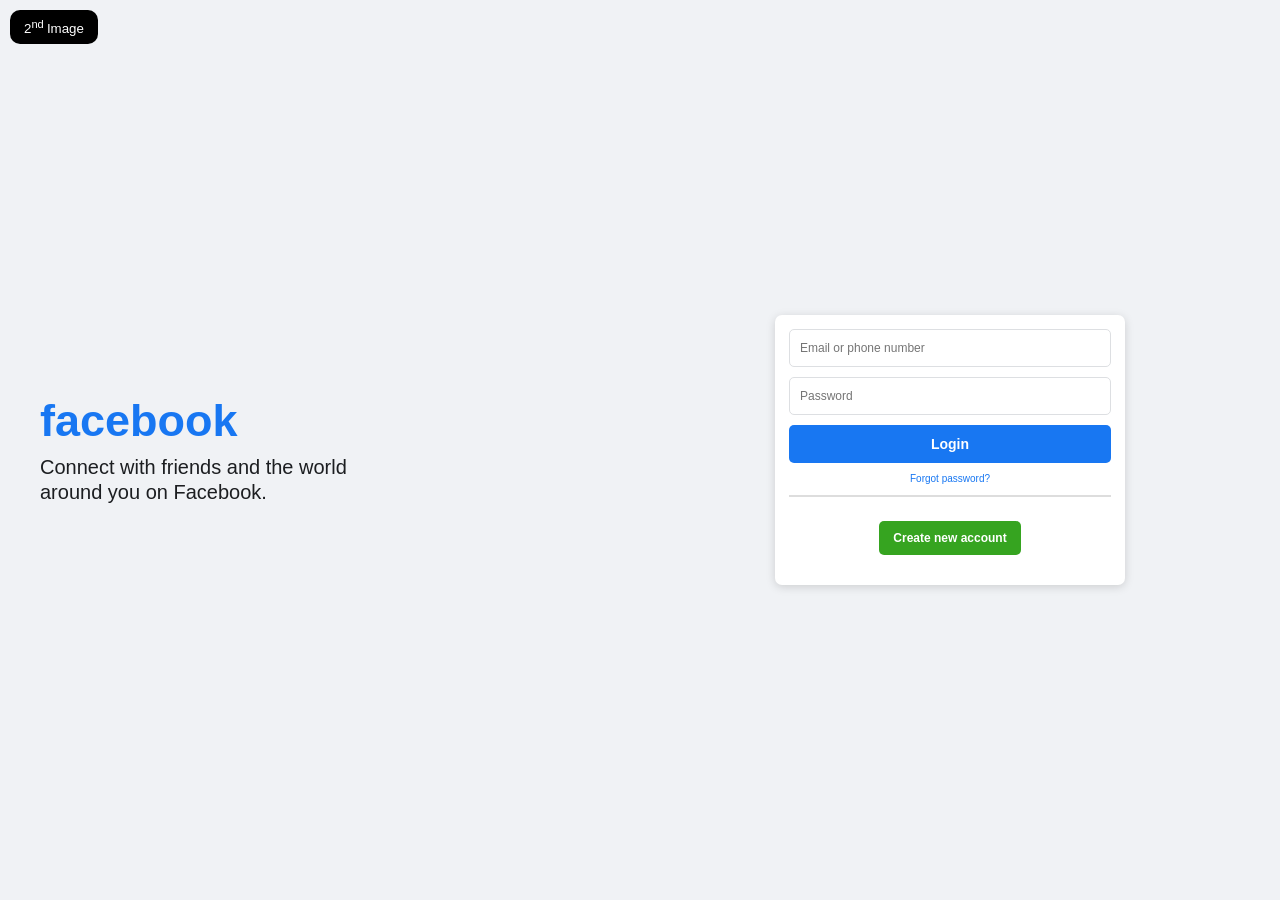
<file: index.html>
<!DOCTYPE html>
<html lang="en">
<head>
    <meta charset="UTF-8">
    <meta name="viewport" content="width=device-width, initial-scale=1.0">
    <title>Document</title>
    <link rel="stylesheet" href="code.css">
</head>
<body>
    <!-- Container -->
    <div class="container">
        <!-- Left Side -->
        <div class="left">
            <!-- Next Page Button -->
                    <button><a href="about.html">2<sup>nd </sup> Image</a></button>
            <h1>facebook</h1>
            <p>Connect with friends and the world<br>
            around you on Facebook.</p>
        </div>
        <!-- Right Side -->
        <div class="right">
            <form>
            <div class="loginbox">
            <input type="text" placeholder="Email or phone number">
            <input type="password" placeholder="Password">
            <button class="login">Login</button>
            <a href="#">Forgot password?</a>
            <hr>
            <button class="create">Create new account</button>
            </form>
        </div>
        </div>
    </div>
</body>
</html>
</file>
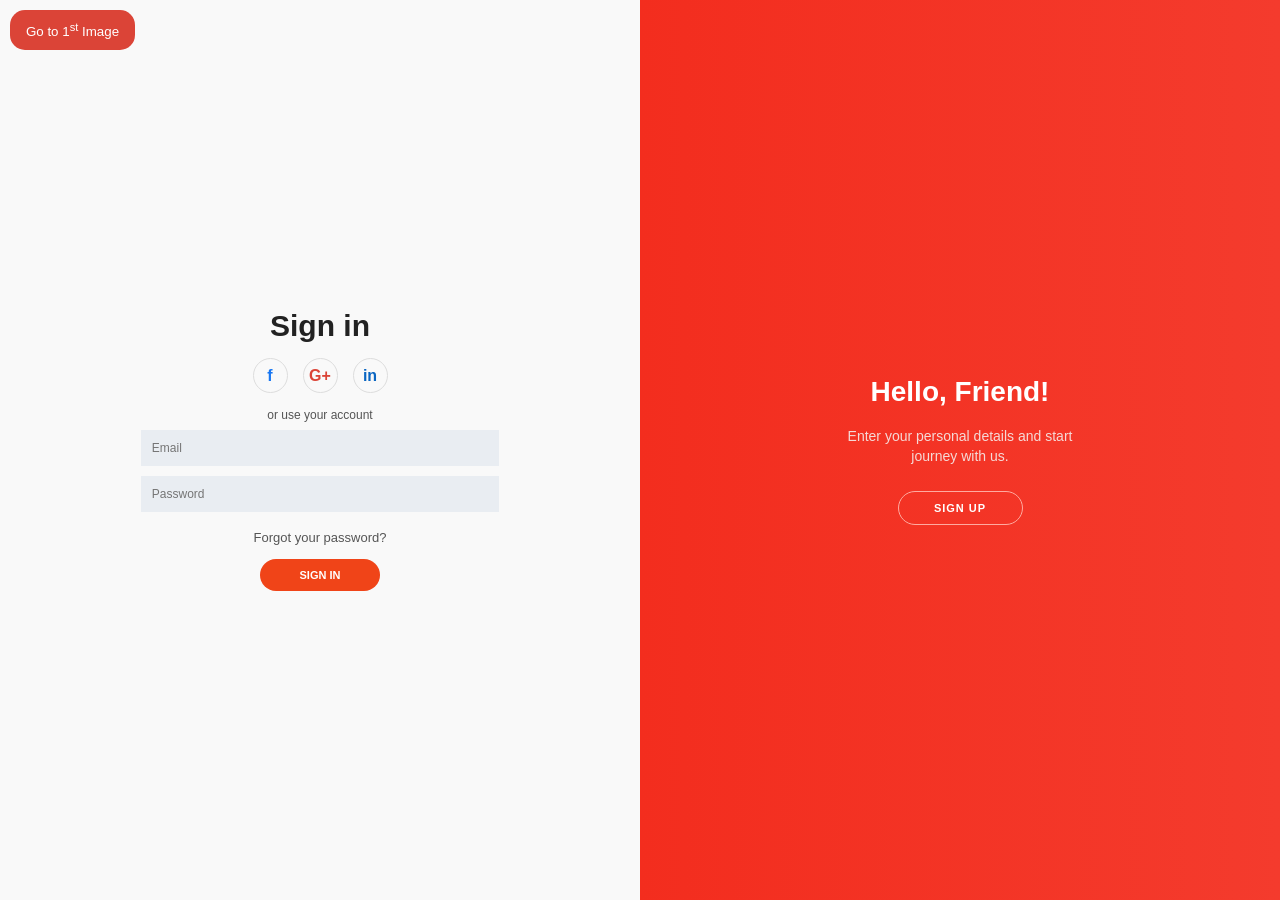
<file: about.html>
<!DOCTYPE html>
<html lang="en">
<head>
    <meta charset="UTF-8">
    <meta name="viewport" content="width=device-width, initial-scale=1.0">
    <title>Login Page</title>
    <link rel="stylesheet" href="style.css">
</head>
<body>
    <!-- Main Container -->
    <div class="container">
        <div class="signin">
             <button id="backbutton"><a href="index.html">Go to 1<sup>st</sup> Image</a></button>
    <!-- Sign In -->
            <h1>Sign in</h1>
            <div class="social">
                <a href="#">f</a>
                <a href="#">G+</a>
                <a href="#">in</a>
            </div>
            <p class="account">or use your account </p>
            <form>
                <input type="email" placeholder="Email">
                <input type="password" placeholder="Password">
                <a href="#" class="Forgot">Forgot your password?</a>
                <button type="submit">SIGN IN</button>
            </form>
        </div>
    <!-- Sign Up -->
        <div class="signup">
            <h1>Hello, Friend!</h1>
            <p>Enter your personal details and start<br>
            journey with us.</p>
            <a href="#" class="signup-button">SIGN UP</a>
        </div>
    </div>
</body>
</html>
</file>
<file: code.css>
/* Universal */
*{
    margin: 0px;
    padding: 0px;
    box-sizing: border-box;
}
/* Body */
body{
    background-color: #f0f2f5;
    font-family: Arial, Helvetica, sans-serif;
}
/* Container */
.container{
    display: flex;
    align-items: center;
    justify-content: space-around;
    height: 100vh;
    padding: 0px 20px;
}
/* Left */
.left{
    width: 50%;
    padding-left: 20px;
}
/* Left h1 */
.left >h1{
    color: #1877f2;
    font-size: 45px;
    margin-bottom: 8px;
}
/* Left P */
.left >p{
    color: #1c1e21;
    font-size: 20px;
    line-height: 25px;
}
/* Right Side */
.right{
    width: 50%;
    display: flex;
    justify-content: center;
}
/* Login Box */
.loginbox{
    width: 350px;
    height: 270px;
    background-color: white;
    padding: 14px 14px;
    border-radius: 7px;
    box-shadow: 0 2px 10px rgba(0, 0, 0, 0.15);
}
/* Login Input */
.loginbox >input{
    width: 100%;
    height: 38px;
    padding: 10px;
    font-size: 12px;
    border-radius: 5px;
    margin-bottom: 10px;
    border: 1px solid  #dddfe2;
}
/* Login */
.login{
    width: 100%;
    height: 38px;
    background-color: #1877f2;
    color: white;
    border-radius: 5px;
    font-size: 14px;
    font-weight: bold;
    border: none;
    cursor: pointer;
    margin-bottom: 10px;
}
/* Loginbox A  */
.loginbox >a{
    display: flex;
    justify-content: center;
    font-size: 10px;
    margin-bottom: 11px;
    text-decoration: none;
    color: #1877f2;
}
/* Lognbox HR */
.loginbox >hr{
    margin-bottom: 24px;
    border: none;
    border: 1px solid #ddd;
}
/* Create button */
.create{
    display: flex;
    margin: auto;
    height: 34px;
    padding: 10px 14px ;
    background-color:  #36a420;
    border: none;
    border-radius: 5px;
    color: white;
    cursor: pointer;
    margin-top: 10px;
    font-size: 12px;
    font-weight: bold;

}
/* Next Page Button */
.left >button{
    position: absolute;
    top: 10px;
    left: 10px;
    background-color: black;
    padding: 8px 14px;
    border: none;
    border-radius: 10px;
    cursor: pointer;
}
/* Next Page Button A */
.left button a{
    color: white;
    text-decoration: none;
}
</file>
<file: style.css>
/* Universal */
*{
    margin: 0px;
    padding: 0px;
    box-sizing: border-box;
}
/* Body */
body{
    font-family: Arial, Helvetica, sans-serif;
    overflow: hidden;
}
/* Main container */
.container{
    width: 100%;
    height: 100vh;
    display: flex;
    align-items: stretch;
}
/* Sign In Section */
.signin{
    width: 50%;
    height: 100%;
    display: flex;
    flex-direction: column;
    align-items: center;
    justify-content: center;
    background-color: #f9f9f9;
    text-align: center;
}
.signin >h1{
    font-size: 30px;
    color: #222;
    margin-bottom: 15px;
}
.social{
    display: flex;
    gap: 15px;
    margin-bottom: 15px;
}
.social >a{
    width: 35px;
    height: 35px;
    border-radius: 50%;
    border: 1px solid  #ddd;
    text-decoration: none;
    display: flex;
    align-items: center;
    justify-content: center;
    font-weight: bold;
}
.social a:nth-child(1){
    color: #1877f2;
}
.social a:nth-child(2){
    color: #db4437;
}
.social a:nth-child(3){
    color: #0a66c2;
}
.account{
    font-size: 12px;
    color: #555;
    margin-bottom: 8px;
}
form{
    width: 70%;
    display: flex;
    flex-direction: column;
    align-items: center;
}
form >input{
    width: 80%;
    padding: 11px;
    font-size: 12px;
    margin-bottom: 10px;
    border: none;
    background-color: #e9edf2;
    outline: none;
}
form a:nth-child(3){
    font-size: 13px;
    margin: 8px 0 14px;
    color: #555;
    text-decoration: none;

}
form >button{
    width: 120px;
    padding: 11px;
    border: none;
    border-radius: 25px;
    padding: 10px 16px;
    background-color: #f04418;
    color: white;
    font-size: 11px;
    font-weight: bold;
    cursor: pointer;
}
/* Sign Up */
.signup{
    width: 50%;
    height: 100%;
    background: linear-gradient(to right, #f32d1e, #f43b2d);
    display: flex;
    flex-direction: column;
    justify-content: center;
    align-items: center;
    color: white;
    text-align: center;
}
.signup >h1{
    font-size: 28px;
    margin-bottom: 18px;
}
.signup >p{
    font-size: 14px;
    color: #f5d9d6;
    line-height: 20px;
    margin-bottom: 25px;
}
.signup > .signup-button{
    width: 125px;
    padding: 10px;
    font-size: 11px;
    font-weight: bold;
    border: 1px solid #ffaaa0;
    text-decoration: none;
    letter-spacing: 1px;
    color: white;
    text-align: center;
    border-radius: 25px;
}
.signup-button:hover{
    background-color: white;
    color: #f43b2d;
}
/* Go to 1st Image button */
#backbutton{
    width: 125px;
    height: 40px;
    position: absolute;
    top: 10px;
    left: 10px;
    border: none;
    padding: 8px 12px;
    border-radius: 15px;
    background-color: #db4437;
    cursor: pointer;
}
 #backbutton a {
    text-decoration: none;
    color: white;
}

#backbutton:hover {
    background-color: white;
}

#backbutton:hover a {
    color: #db4437;
}
</file>
